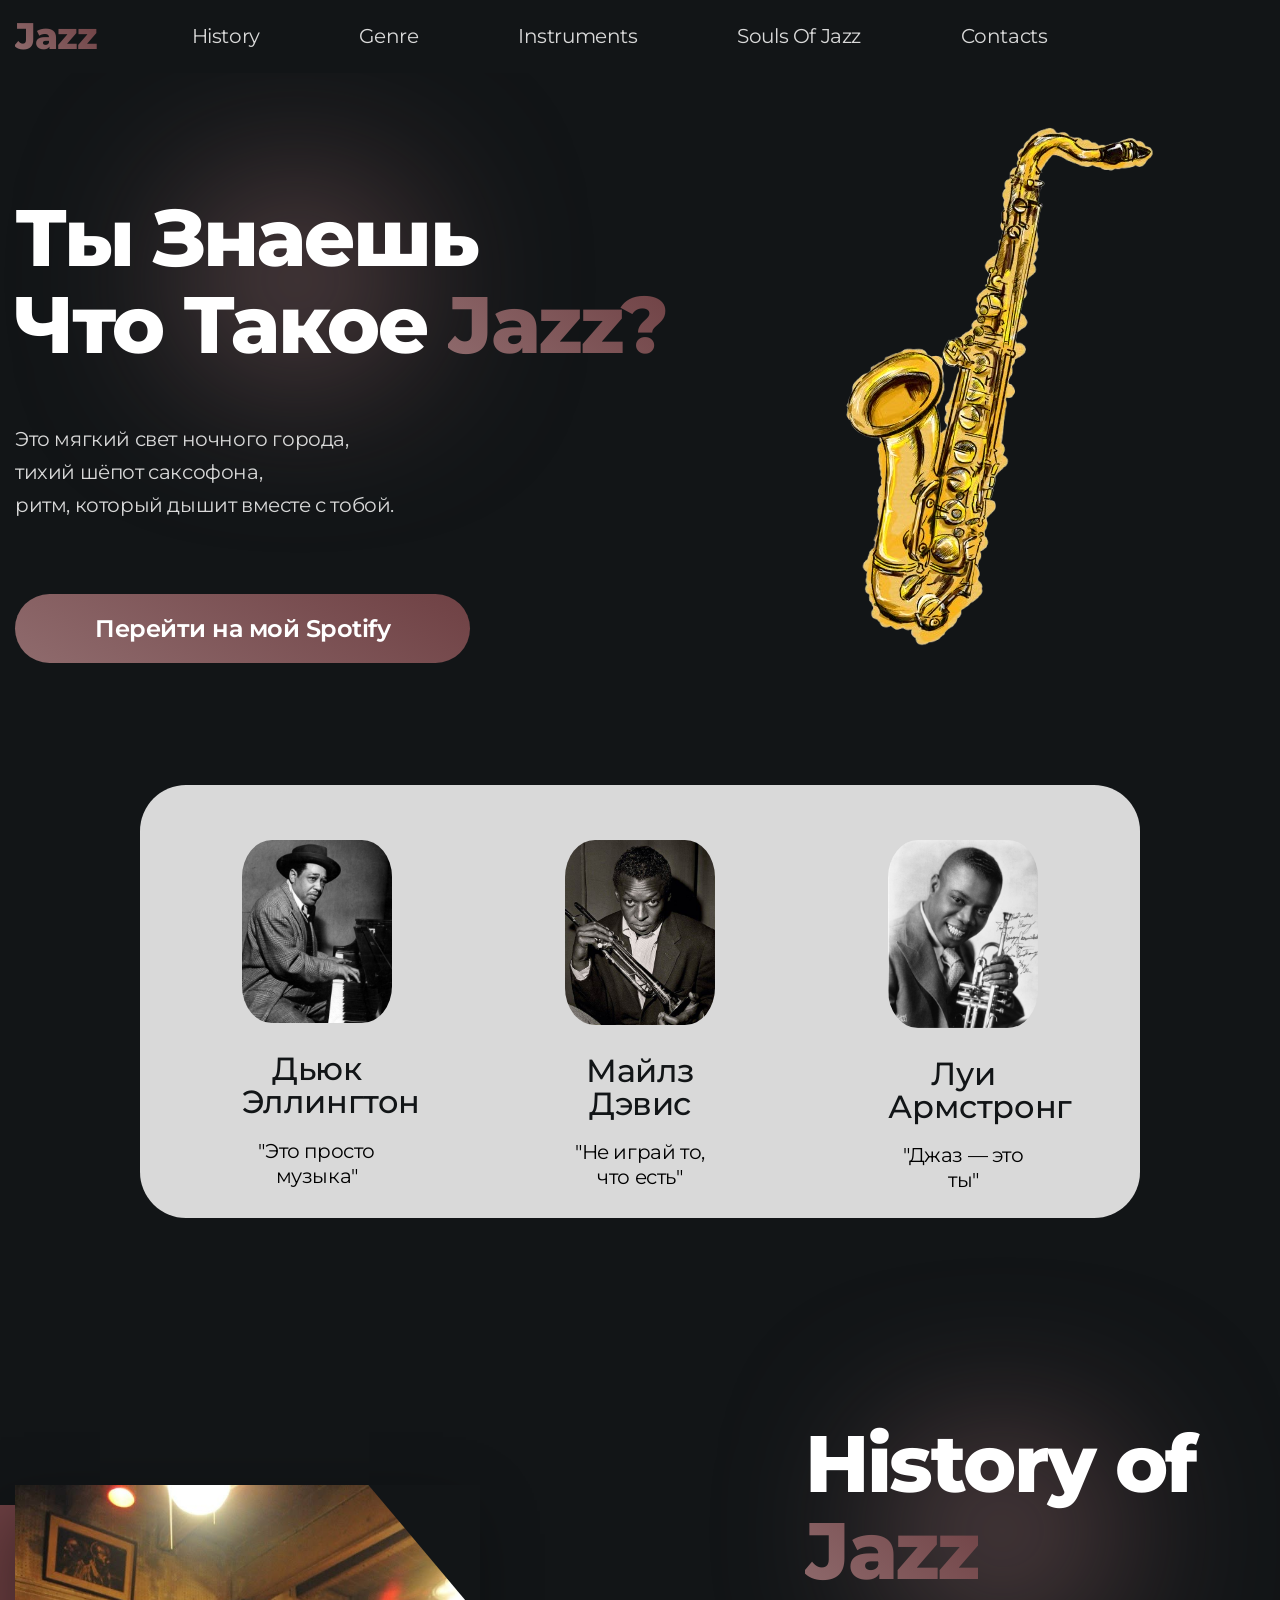
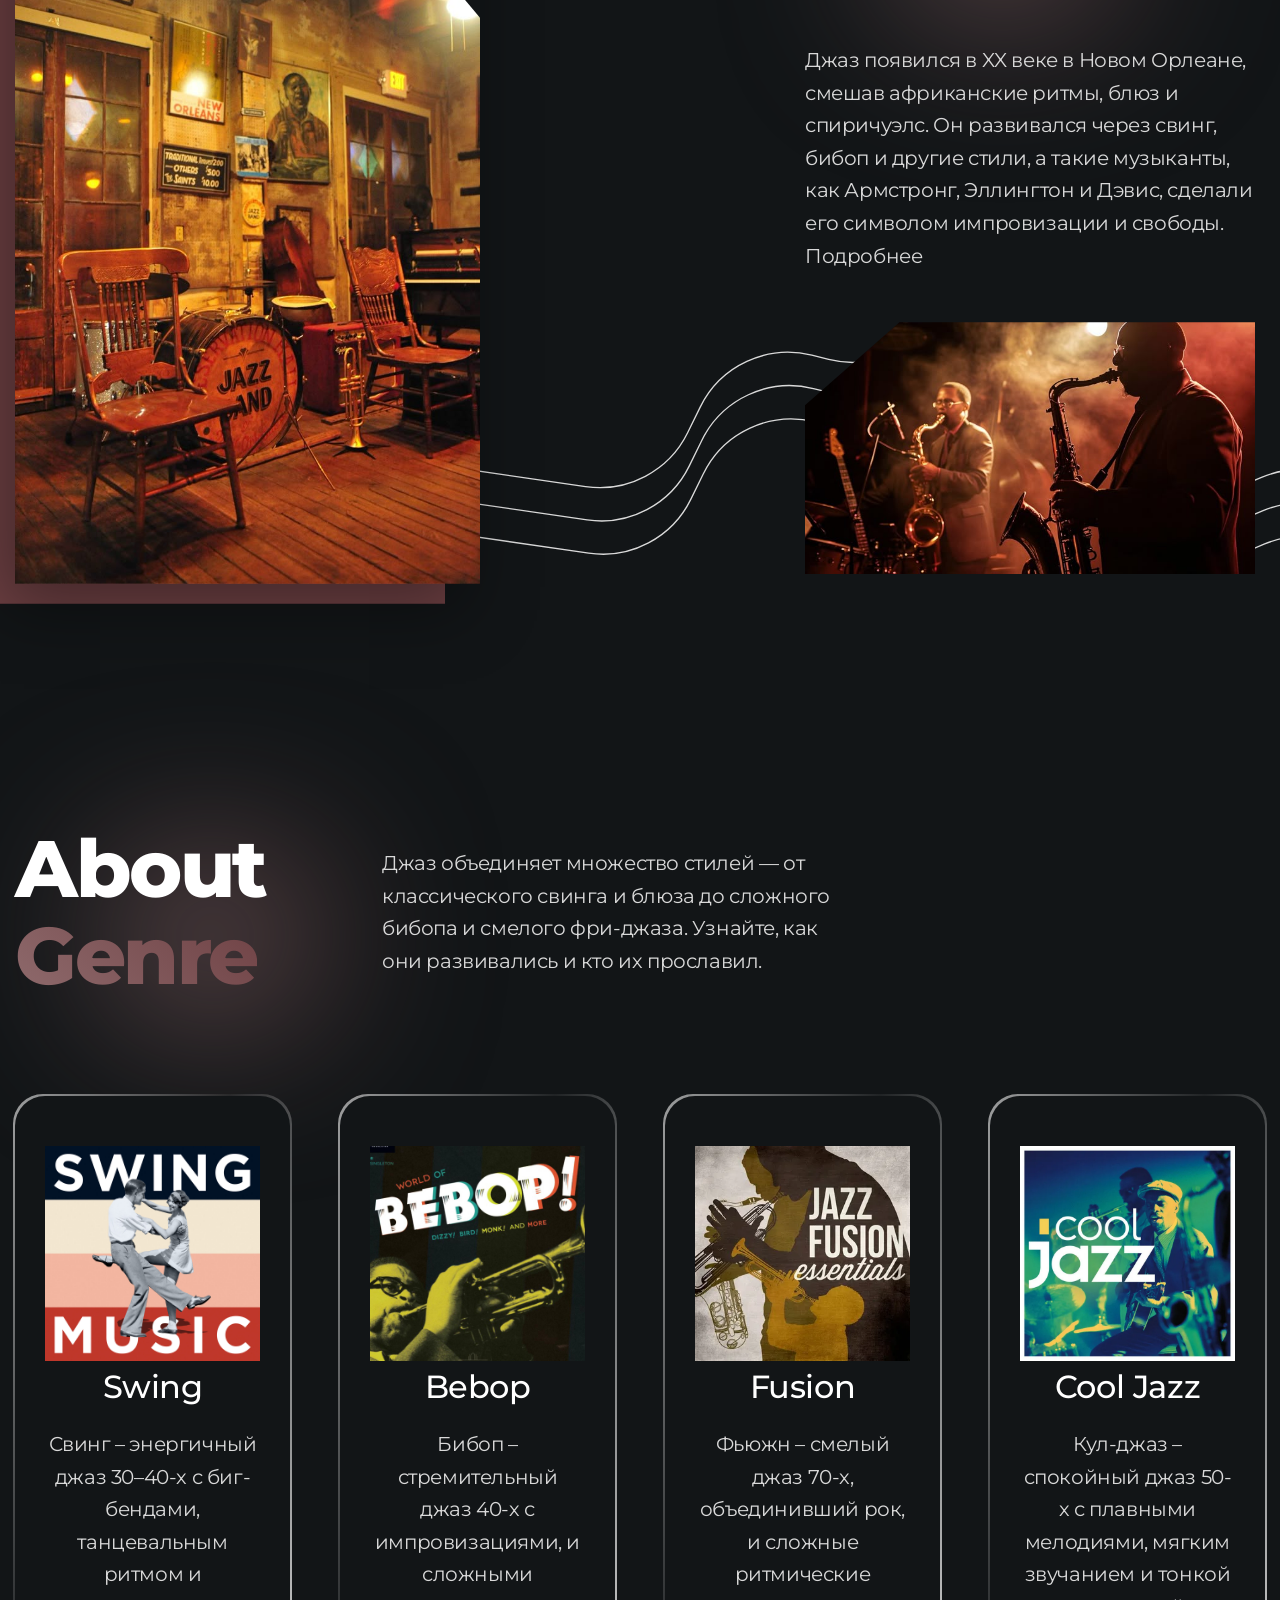
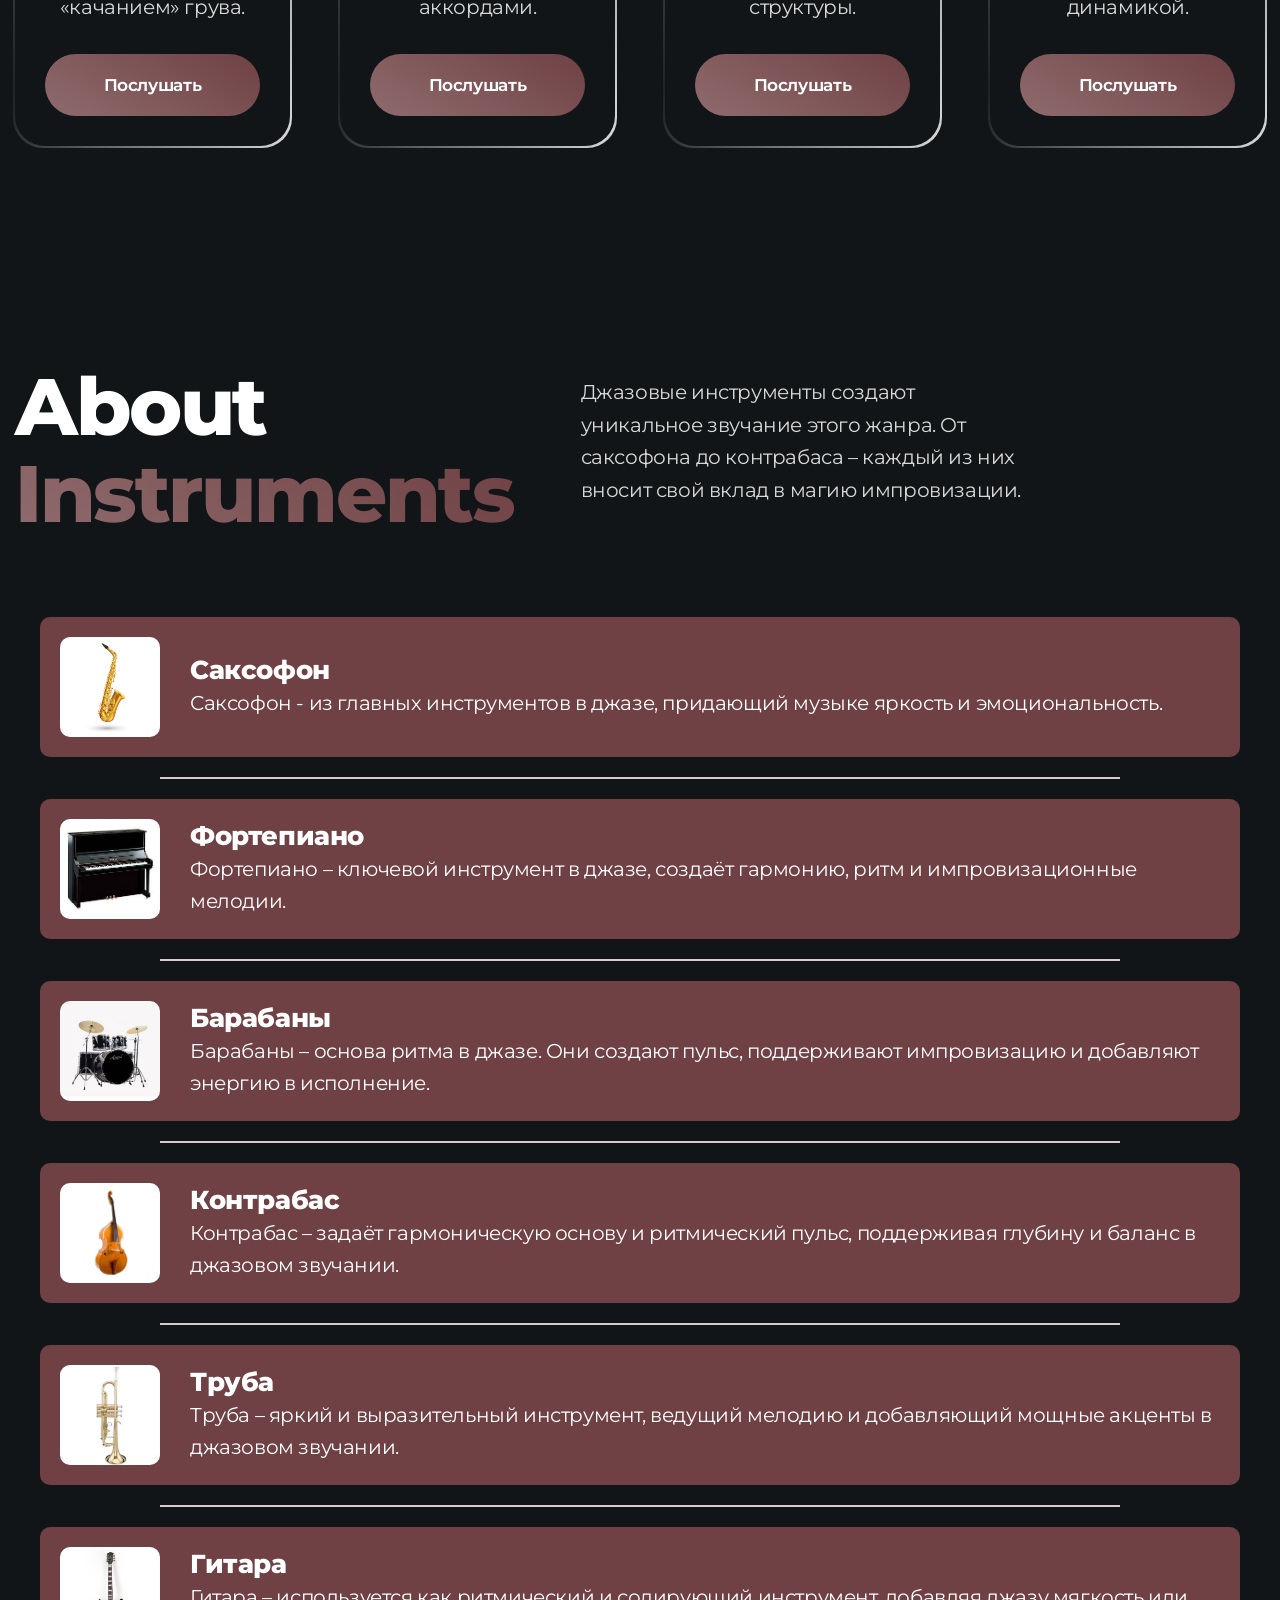
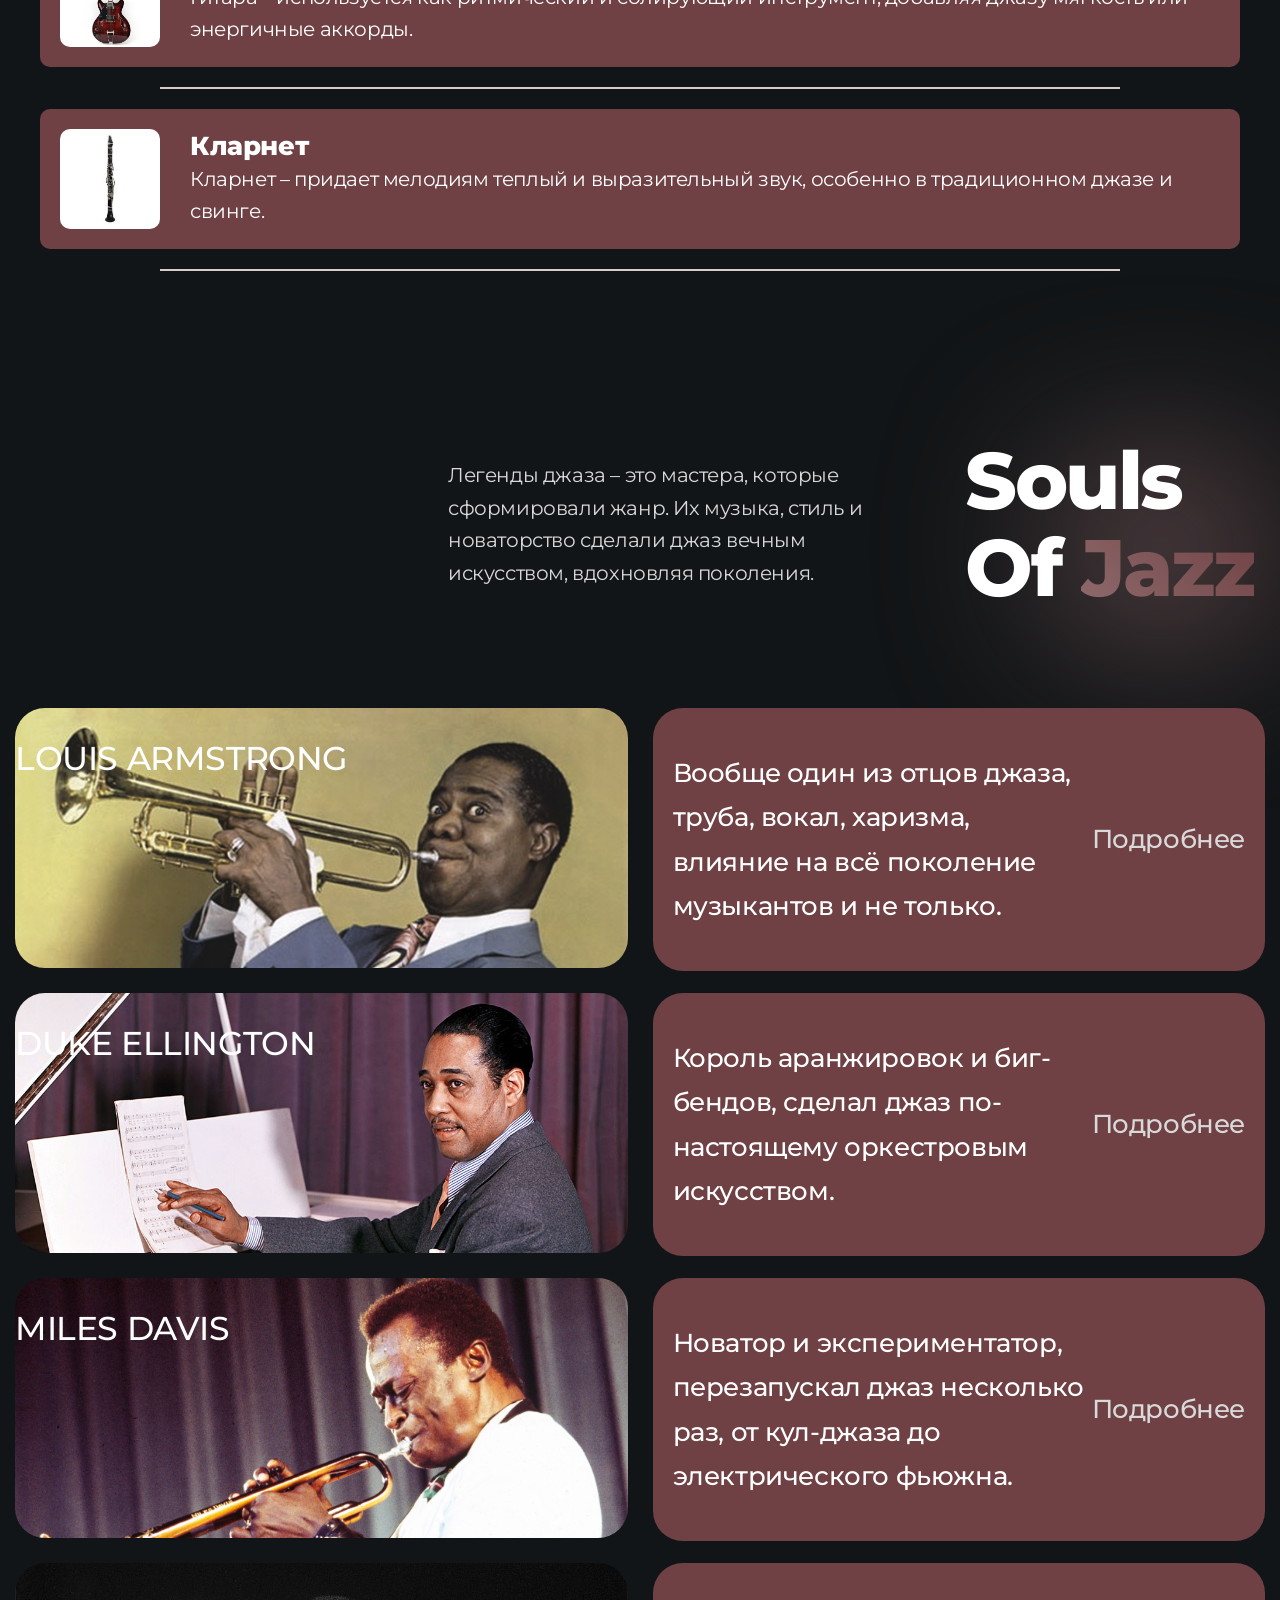
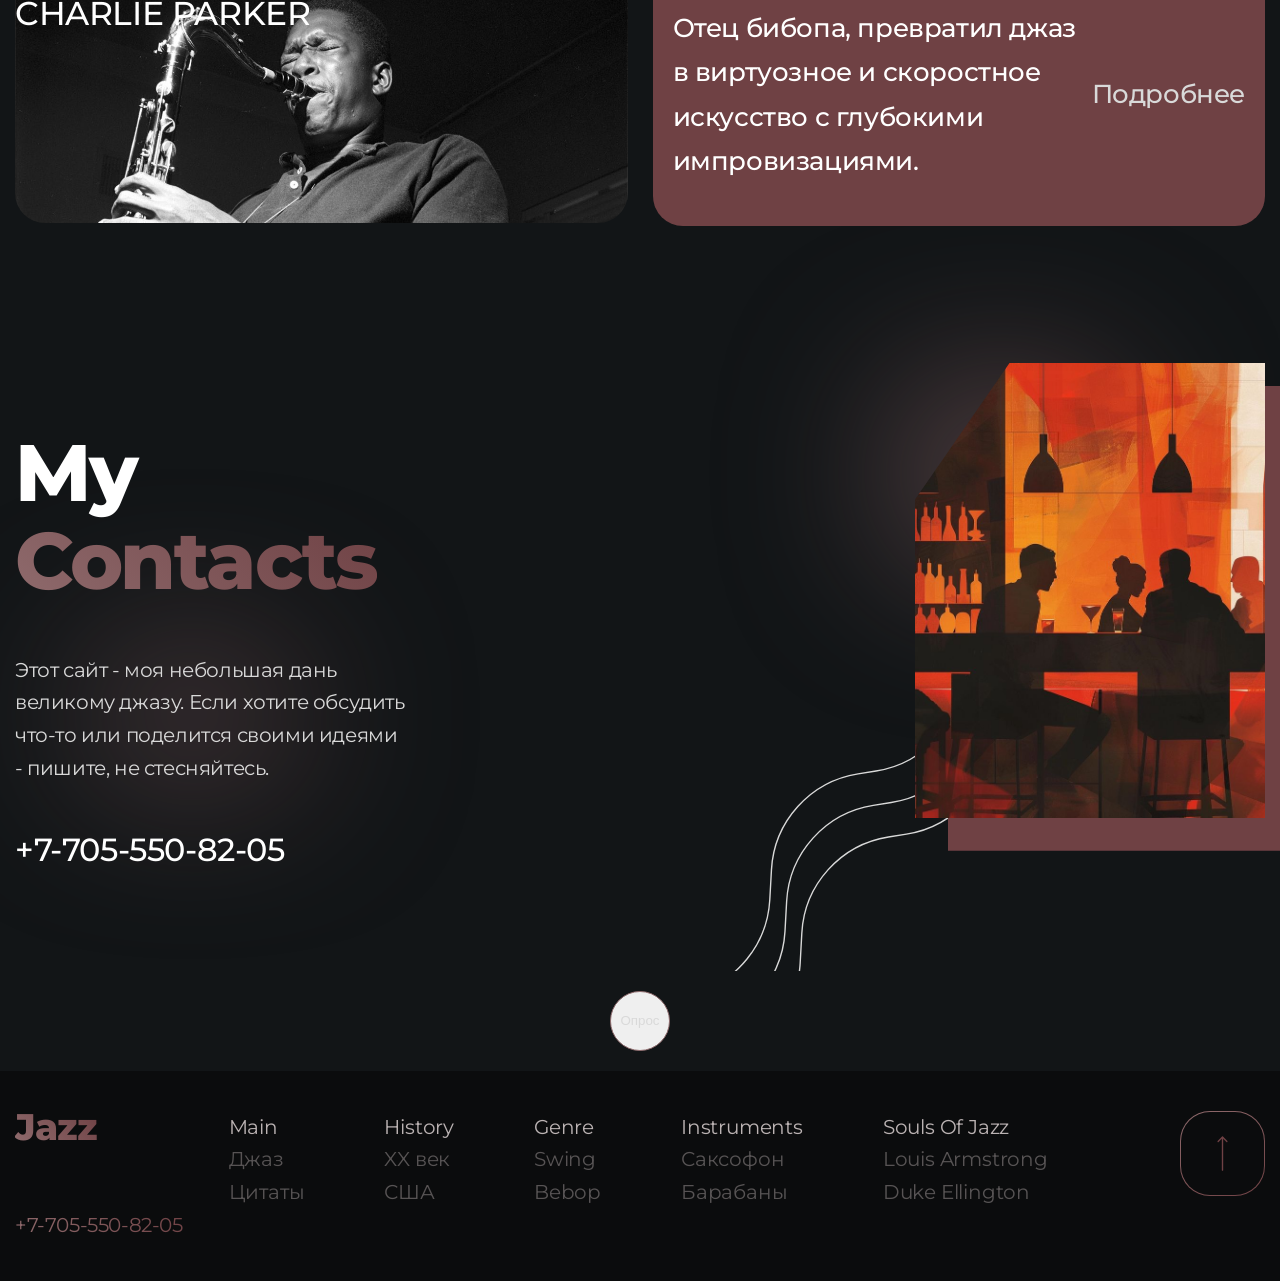
<file: index.html>
<!DOCTYPE html>
<html lang="en">

<head>
  <meta charset="UTF-8">
  <title>Jazz</title>
  <link rel="stylesheet" href="style/index.css">
</head>

<body id="top">
  <header class="header">
    <div class="container">
      <a href="#top" class="logo text-gradient header__logo">Jazz</a>
      <nav class="header__nav">
        <a href="#history" class="header__link">History</a>
        <a href="#products" class="header__link">Genre</a>
        <a href="#instruments" class="header__link">Instruments</a>
        <a href="#events" class="header__link">Souls Of Jazz</a>
        <a href="#contacts" class="header__link">Contacts</a>
      </nav>
    </div>
  </header>

  <main id="main" class="main">
    <section class="welcome">
      <div class="container" style="display: flex; align-items: center; justify-content: space-between;">
        <div class="welcome__content" style="flex: 1;">
          <h1 class="title welcome__title">Ты Знаешь<br> Что Такое <span class="text-gradient">Jazz?</span></h1>
          <p class="welcome__text">Это мягкий свет ночного города,<br>
            тихий шёпот саксофона,<br>
            ритм, который дышит вместе с тобой.</p>
          <a href="https://open.spotify.com/user/ctml0nrvdbb757fbso1lhfe7b?si=fe23955d17b043e6" class="btn">Перейти на мой Spotify</a>
        </div>
        <div class="qwota__img-wrapper">
          <img src="./img/main-removebg-preview.png" alt="Jazz Image" class="qwota__img">
        </div>
      </div>
    </section>

    <section class="benefits">
      <div class="container benefits__container">
        <div class="benefits__item">
          <div class="benefits__img-wrapper">
            <img src="img/The-Duke-Ellington-orchestra-6.jpg" alt="" class="benefits__item">
          </div>
          <p class="benefits__title">Дьюк Эллингтон</p>
          <p class="benefits__desk">"Это просто музыка"</p>
        </div>

        <div class="benefits__item">
          <div class="benefits__img-wrapper">
            <img src="img/mayels.jpg" alt="" class="benefits__item">
          </div>
          <p class="benefits__title">Майлз Дэвис</p>
          <p class="benefits__desk">"Не играй то, что есть"</p>
        </div>

        <div class="benefits__item">
          <div class="benefits__img-wrapper">
            <img src="img/Young-Louis-Armstrong-815x1024.jpg" alt="" class="benefits__item">
          </div>
          <p class="benefits__title">Луи Армстронг</p>
          <p class="benefits__desk">"Джаз — это ты"</p>
        </div>
      </div>
    </section>

    <!-- ИСТОРИЯ ДЖАЗА -->
    <section id="history" class="history">
      <div class="container">
        <div class="history__img-wrapper">
          <img src="start.jpg" alt="" class="history__img">
        </div>

        <div class="history__text">
          <h2 class="title history__title">History of <span class="text-gradient">Jazz</span></h2>
          <p class="history__desk">Джаз появился в XX веке в Новом Орлеане, смешав африканские ритмы, блюз и спиричуэлс.
            Он развивался через свинг, бибоп и другие стили, а такие музыканты, как Армстронг, Эллингтон и Дэвис,
            сделали его символом импровизации и свободы. <a href="https://ucclub.ru/jazz/">Подробнее</a></p>
          <img src="Jazz Night Concert.jpg" alt="" class="history__pic">
        </div>
      </div>
    </section>

    <!-- ЖАНРЫ -->
    <section id="products" class="products">
      <div class="container">
        <div class="text-row">
          <h2 class="title text-row__title">About <br><span class="text-gradient">Genre</span></h2>
          <p class="text-row__desk">Джаз объединяет множество стилей — от классического свинга и блюза до сложного
            бибопа и смелого фри-джаза. Узнайте, как они развивались и кто их прославил.</p>
        </div>

        <div class="products__cards">
          <div class="card">
            <img src="swing.jpg" alt="" class="card__img">
            <p class="card__title">Swing</p>
            <p class="card__desk">Свинг – энергичный джаз 30–40-х с биг-бендами, танцевальным ритмом и «качанием» грува.
            </p>
            <a href="https://youtu.be/mZ4cGYbcJPc?si=2Vuzf9w3HDt7mFrJ" class="btn card__btn">Послушать</a>
          </div>

          <div class="card">
            <img src="bibop.jpg" alt="" class="card__img">
            <p class="card__title">Bebop</p>
            <p class="card__desk">Бибоп – стремительный джаз 40-х с импровизациями, и сложными аккордами.</p>
            <a href="https://youtu.be/1xEN5MT6DjA?si=iPbg4TTxwxjc3Jnx" class="btn card__btn">Послушать</a>
          </div>

          <div class="card">
            <img src="fuu.webp" alt="" class="card__img">
            <p class="card__title">Fusion</p>
            <p class="card__desk">Фьюжн – смелый джаз 70-х, объединивший рок, и сложные ритмические структуры.</p>
            <a href="https://youtu.be/210Mroq8Ank?si=vwGnGuS8eLkGjIfh" class="btn card__btn">Послушать</a>
          </div>

          <div class="card">
            <img src="cool.webp" alt="" class="card__img">
            <p class="card__title">Cool Jazz</p>
            <p class="card__desk">Кул-джаз – спокойный джаз 50-х с плавными мелодиями, мягким звучанием и тонкой
              динамикой.</p>
            <a href="https://youtu.be/ZZcuSBouhVA?si=gu0gC8qcZopnMtd4" class="btn card__btn">Послушать</a>
          </div>
        </div>
      </div>
    </section>

    <!-- ИНСТРУМЕНТЫ -->
    <section id="instruments" class="instruments">
      <div class="container">
        <div class="instruments__text">
          <h2 class="title instruments__title">About <br><span class="text-gradient">Instruments</span></h2>
          <p class="instruments__desk">
            Джазовые инструменты создают уникальное звучание этого жанра.
            От саксофона до контрабаса – каждый из них вносит свой вклад в магию импровизации.
          </p>
        </div>
      </div>
    </section>

    <div class="instrument">
      <img src="sex.avif" alt="Saxophone">
      <div class="info">
        <h2>Саксофон</h2>
        <p>Саксофон - из главных инструментов в джазе, придающий музыке яркость и эмоциональность.</p>
      </div>
    </div>
    <div class="separator"></div>

    <div class="instrument">
      <img src="piano.jpg" alt="Piano">
      <div class="info">
        <h2>Фортепиано</h2>
        <p>Фортепиано – ключевой инструмент в джазе, создаёт гармонию, ритм и импровизационные мелодии.</p>
      </div>
    </div>
    <div class="separator"></div>

    <div class="instrument">
      <img src="baraban.avif" alt="Drums">
      <div class="info">
        <h2>Барабаны</h2>
        <p>Барабаны – основа ритма в джазе. Они создают пульс, поддерживают импровизацию и добавляют энергию в
          исполнение.</p>
      </div>
    </div>
    <div class="separator"></div>

    <div class="instrument">
      <img src="contr.webp" alt="Double Bass">
      <div class="info">
        <h2>Контрабас</h2>
        <p>Контрабас – задаёт гармоническую основу и ритмический пульс, поддерживая глубину и баланс в джазовом
          звучании.</p>
      </div>
    </div>
    <div class="separator"></div>

    <div class="instrument">
      <img src="tbbb.avif" alt="Trumpet">
      <div class="info">
        <h2>Труба</h2>
        <p>Труба – яркий и выразительный инструмент, ведущий мелодию и добавляющий мощные акценты в джазовом звучании.
        </p>
      </div>
    </div>
    <div class="separator"></div>

    <div class="instrument">
      <img src="gitara.jpg" alt="Guitar">
      <div class="info">
        <h2>Гитара</h2>
        <p>Гитара – используется как ритмический и солирующий инструмент, добавляя джазу мягкость или энергичные
          аккорды.</p>
      </div>
    </div>
    <div class="separator"></div>

    <div class="instrument">
      <img src="clarnet.jpeg" alt="Clarinet">
      <div class="info">
        <h2>Кларнет</h2>
        <p>Кларнет – придает мелодиям теплый и выразительный звук, особенно в традиционном джазе и свинге.</p>
      </div>
    </div>
    <div class="separator"></div>

    <!-- ЛЕГЕНДЫ -->
    <section id="events" class="events">
      <div class="container">
        <div class="text-row text-row--reverse">
          <h2 class="title text-row__title">Souls Of <span class="text-gradient">Jazz</span></h2>
          <p class="text-row__desk">Легенды джаза – это мастера, которые сформировали жанр. Их музыка, стиль и
            новаторство сделали джаз вечным искусством, вдохновляя поколения.</p>
        </div>

        <div class="events__inner-wrapper">
          <div class="event event--luis">
            <h3 class="event__titlemain">LOUIS ARMSTRONG</h3>
          </div>

          <div class="event event--luis2">
            <h3 class="event__title">Вообще один из отцов джаза, труба, вокал, харизма, влияние на всё поколение музыкантов и не только.
              <a href="https://youtu.be/4CfvXr23c6Q?si=L5N8fJef5hfMIJRW">Подробнее</a>
            </h3>
          </div>

          <div class="event event--duke">
            <h3 class="event__titlemain">DUKE ELLINGTON</h3>
          </div>

          <div class="event event--duke2">
            <h3 class="event__title">Король аранжировок и биг-бендов, сделал джаз по-настоящему оркестровым искусством.
              <a href="https://youtu.be/6qqlnjquwVA?si=vvQzewBMvFpKFb_u">Подробнее</a>
            </h3>
          </div>

          <div class="event event--miles">
            <h3 class="event__titlemain">MILES DAVIS</h3>
          </div>

          <div class="event event--miles2">
            <h3 class="event__title">Новатор и экспериментатор, перезапускал джаз несколько раз, от кул-джаза до
              электрического фьюжна.
              <a href="https://youtu.be/mNqR-B_MYP4?si=69rN97G5iee_a9_Z">Подробнее</a>
            </h3>
          </div>

          <div class="event event--charlie">
            <h3 class="event__titlemain">CHARLIE PARKER</h3>
          </div>

          <div class="event event--charlie2">
            <h3 class="event__title">Отец бибопа, превратил джаз в виртуозное и скоростное искусство с глубокими
              импровизациями.
              <a href="https://youtu.be/7BgeLCU89vQ?si=c1mfFL2psv3eFSSb">Подробнее</a>
            </h3>
          </div>
        </div>
      </div>
    </section>

    <!-- КОНТАКТЫ -->
    <section id="contacts" class="contacts">
      <div class="container">
        <div class="contacts__text">
          <h2 class="title contacts__title">My <span class="text-gradient">Contacts</span></h2>
          <p class="contacts__desc">Этот сайт - моя небольшая дань великому джазу. Если хотите обсудить что-то или
            поделится своими идеями - пишите, не стесняйтесь.</p>
          <a href="tel:+77055508205" class="contacts__phone">+7-705-550-82-05</a>
        </div>
        <div class="contacts__img-wrapper">
          <div class="contacts__img-inner-wrapper">
            <img src="_on.jpg" alt="" class="contacts__img">
          </div>
        </div>
      </div>
    </section>

    <!-- КНОПКА ДЛЯ ОПРОСА -->
    <div class="survey-toggle">
      <button class="survey-toggle__btn" aria-label="Toggle Survey Section">Опрос</button>
    </div>

    <!-- ОПРОС -->
    <section id="survey" class="survey">
      <div class="container">
        <div class="survey__text">
          <h2 class="title survey__title">Jazz <br><span class="text-gradient">Survey</span></h2>
          <p class="survey__desk">Поделитесь своим мнением о джазе! Ответьте на наши вопросы, чтобы рассказать, что вы любите в этом жанре, и помогите нам узнать больше о вкусах поклонников джаза.</p>
        </div>
        <div class="survey__form-wrapper">
          <form action="javascript:void(0);" class="survey__form">
            <div class="survey__form-group">
              <label for="genre" class="survey__label">1. Ваш любимый жанр джаза:</label>
              <select id="genre" name="genre" class="survey__select">
                <option value="">Выберите жанр</option>
                <option value="swing">Swing</option>
                <option value="bebop">Bebop</option>
                <option value="fusion">Fusion</option>
                <option value="cool-jazz">Cool Jazz</option>
                <option value="free-jazz">Free Jazz</option>
                <option value="other">Другое</option>
              </select>
            </div>
            <div class="survey__form-group">
              <label for="artist" class="survey__label">2. Любимый джазовый исполнитель:</label>
              <input type="text" id="artist" name="artist" class="survey__input" placeholder="Введите имя исполнителя">
            </div>
            <div class="survey__form-group">
              <label for="instrument" class="survey__label">3. Какой инструмент в джазе вам нравится больше всего?</label>
              <select id="instrument" name="instrument" class="survey__select">
                <option value="">Выберите инструмент</option>
                <option value="saxophone">Саксофон</option>
                <option value="piano">Фортепиано</option>
                <option value="drums">Барабаны</option>
                <option value="double-bass">Контрабас</option>
                <option value="trumpet">Труба</option>
                <option value="guitar">Гитара</option>
                <option value="clarinet">Кларнет</option>
                <option value="other">Другое</option>
              </select>
            </div>
            <div class="survey__form-group">
              <label class="survey__label survey__label--light">4. Как часто вы слушаете джаз?</label>
              <div class="survey__radio-group">
                <label><input type="radio" name="frequency" value="daily" class="survey__radio"> Ежедневно</label>
                <label><input type="radio" name="frequency" value="weekly" class="survey__radio"> Еженедельно</label>
                <label><input type="radio" name="frequency" value="monthly" class="survey__radio"> Ежемесячно</label>
                <label><input type="radio" name="frequency" value="rarely" class="survey__radio"> Редко</label>
              </div>
            </div>
            <div class="survey__form-group">
              <label for="album" class="survey__label">5. Назови свой любимый джазовый альбом:</label>
              <input type="text" id="album" name="album" class="survey__input" placeholder="Введите название альбома">
            </div>
            <div class="survey__form-group">
              <label for="era" class="survey__label">6. Какая эпоха джаза вам ближе?</label>
              <select id="era" name="era" class="survey__select">
                <option value="">Выберите эпоху</option>
                <option value="1920s-1930s">1920-е – 1930-е (Ранний джаз, Свинг)</option>
                <option value="1940s-1950s">1940-е – 1950-е (Бибоп, Кул-джаз)</option>
                <option value="1960s-1970s">1960-е – 1970-е (Фри-джаз, Фьюжн)</option>
                <option value="1980s-present">1980-е – настоящее время (Современный джаз)</option>
              </select>
            </div>
            <div class="survey__form-group">
              <label class="survey__label survey__label--light">7. Вы посещали джазовые концерты?</label>
              <div class="survey__radio-group">
                <label><input type="radio" name="concerts" value="yes" class="survey__radio"> Да</label>
                <label><input type="radio" name="concerts" value="no" class="survey__radio"> Нет</label>
              </div>
            </div>
            <div class="survey__form-group">
              <label for="influence" class="survey__label">8. Как джаз влияет на ваше настроение?</label>
              <textarea id="influence" name="influence" class="survey__textarea" placeholder="Поделитесь своими мыслями"></textarea>
            </div>
            <div class="survey__form-group">
              <label for="recommend" class="survey__label">9. Какую джазовую композицию вы бы порекомендовали новичку?</label>
              <input type="text" id="recommend" name="recommend" class="survey__input" placeholder="Введите название композиции">
            </div>
            <div class="survey__form-group">
              <label for="comments" class="survey__label">10. Что для вас значит джаз?</label>
              <textarea id="comments" name="comments" class="survey__textarea" placeholder="Поделитесь своими мыслями"></textarea>
            </div>
            <div class="survey__form-actions">
              <button type="submit" class="btn survey__btn">Отправить</button>
              <button type="button" class="btn survey__close-btn">Закрыть</button>
            </div>
          </form>
        </div>
      </div>
    </section>

    <!-- БЛАГОДАРНОСТЬ ПОСЛЕ ОПРОСА -->
    <div class="thank-you-popup">
      <div class="thank-you-popup__content">
        <h2 class="thank-you-popup__title">Спасибо за участие!</h2>
        <p class="thank-you-popup__text">Ваши ответы помогут нам лучше понять, что вы любите в джазе. Продолжайте наслаждаться музыкой!</p>
        <button class="btn thank-you-popup__close-btn">Закрыть</button>
      </div>
    </div>
  </main>

    <!-- ПОДВАЛ -->
  <footer class="footer">
    <div class="container">
      <div class="footer__row">
        <a href="#!" class="logo text-gradient footer__logo">Jazz</a>
        <nav class="footer__nav">
          <div class="footer__nav-col">
            <a href="#!" class="footer__nav-link">Main</a>
            <a href="#!" class="footer__nav-link">Джаз</a>
            <a href="#!" class="footer__nav-link">Цитаты</a>
          </div>
          <div class="footer__nav-col">
            <a href="#!" class="footer__nav-link">History</a>
            <a href="#!" class="footer__nav-link">XX век</a>
            <a href="#!" class="footer__nav-link">США</a>
          </div>
          <div class="footer__nav-col">
            <a href="#!" class="footer__nav-link">Genre</a>
            <a href="#!" class="footer__nav-link">Swing</a>
            <a href="#!" class="footer__nav-link">Bebop</a>
          </div>
          <div class="footer__nav-col">
            <a href="#!" class="footer__nav-link">Instruments</a>
            <a href="#!" class="footer__nav-link">Саксофон</a>
            <a href="#!" class="footer__nav-link">Барабаны</a>
          </div>
          <div class="footer__nav-col">
            <a href="#!" class="footer__nav-link">Souls Of Jazz</a>
            <a href="#!" class="footer__nav-link">Louis Armstrong</a>
            <a href="#!" class="footer__nav-link">Duke Ellington</a>
          </div>
        </nav>

        <a href="#top" class="footer__up-link">
          <img src="./img/arrow_colored.svg" alt="" class="footer__arrow">
        </a>
      </div>

      <a href="tel:+77055508205" class="footer__phone text-gradient">+7-705-550-82-05</a>
    </div>
  </footer>
  <script src="style/script.js"></script>
</body>
</html>
</file>
<file: style/index.css>
@import url('https://fonts.googleapis.com/css2?family=Montserrat:ital,wght@0,100..900;1,100..900&display=swap');

* {
  box-sizing: border-box;
}

body {
  margin: 0;
  font-family: "Montserrat", sans-serif;
  color: #000000;
  font-size: 20px;
  line-height: 163%;
  letter-spacing: -0.02em;
  background-color: #121517;
  padding-top: 100px;
}

html {
  overflow-x: hidden;
  scroll-behavior: smooth;
}

.img {
  max-width: 100%;
  height: auto;
  display: block; 
}

h1, h2 {
  font-weight: 800;
}

p {
  margin: 0;
}

a {
  color: #D9D9D9;
  text-decoration: none;
}

button {
  cursor: pointer;
  border: none;
}

a:hover, button:hover {
  transition: opacity 0.3s ease;
  opacity: 0.8;
}

/* ГЛАВНВЯЯ СТРАНИЦА */
.container {
  width: 100%;
  max-width: 1300px;
  margin: 0 auto;
  padding: 0 15px;
}

.logo {
  font-weight: 800;
  font-size: 37px;
  letter-spacing: -0.03em;
}

.text-gradient {
  background: linear-gradient(223deg, #6f4144 0%, #8f6b6d 100%);
  background-clip: text;
  -webkit-background-clip: text;
  -webkit-text-fill-color: transparent;
}

.header {
  padding: 50px 0;
}

.header .container {
  display: flex;
  align-items: center;
  gap: 95px;
}

.header__link + .header__link {
  margin-left: 95px;
}

.text-row {
  display: flex;
  gap: 67px;
  align-items: center;
  color: #D9D9D9;
  margin-bottom: 30px;
}

.text-row.text-row--reverse {
  flex-direction: row-reverse;
}

.text-row__title {
  width: 300px;
  position: relative;
}

.text-row__title::before {
  content: "";
  position: absolute;
  left: 100px;
  top: 40px;
  z-index: -5;
  display: block;
  width: 200px;
  height: 140px;
  border-radius: 100%;
  background: linear-gradient(245deg, #6f4144 0%, #8f6b6d 51.85%);
  filter: blur(90px);
}

.text-row__desk {
  width: 450px;
}

.welcome.img {
  width: 470px;
}

.title {
  font-size: 80px;
  line-height: 109%;
  letter-spacing: -0.03em;
  color: #fff;
}

.welcome__title {
  margin-bottom: 55px;
}

.welcome__title::before {
  content: "";
  position: absolute;
  left: 200px;
  top: 210px;
  z-index: -5;
  display: block;
  width: 200px;
  height: 140px;
  border-radius: 100%;
  background: linear-gradient(245deg, #6f4144 0%, #8f6b6d 51.85%);
  filter: blur(90px);
}

.welcome__text {
  margin-bottom: 55px;
  position: relative;
  color: #D9D9D9;
  margin-bottom: 92px;
}

.btn {
  padding: 20px 80px;
  border-radius: 83px;
  background: linear-gradient(210deg, #6f4144 0%, #8f6b6d 100%);
  font-family: var(--font-family);
  font-weight: 639;
  font-size: 24px;
  letter-spacing: -0.02em;
  color: #fff;
}

.benefits {
  margin-top: 110px;
}

.benefits__desk {
  line-height: 25px;
}

.benefits__container {
  max-width: 1000px;
  padding-top: 55px;
  padding-bottom: 25px;
  position: relative;
  display: flex;
  background: #D9D9D9;
  justify-content: space-around;
  border-radius: 46px;
}

.benefits__item {
  max-width: 150px;
  text-align: center;
  border-radius: 20%;
}

.benefits__img-wrapper {
  display: flex;
  justify-content: center;
  align-items: center;
  position: relative;
  margin-bottom: 30px;
}

.benefits__img-wrapper::before {
  content: "";
  display: block;
  width: 150px;
  height: 150px;
  border-radius: 100%;
  background: linear-gradient(223deg, #6f4144 0%, #8f6b6d 100%);
  box-shadow: 0 4px 41px rgba(0, 0, 0, 0.39);
}

.benefits__icon {
  width: 150px;
  position: absolute;
  z-index: 5;
}

.benefits__title {
  margin-bottom: 20px;
  font-weight: 500;
  font-size: 32px;
  color: #121517;
}

/* изображение */
.qwota__img-wrapper {
  position: relative;
}

.qwota__img {
  width: 100%;
}

/* ИСТОРИЯ ДЖАЗА */
.history {
  margin-top: 135px;
  padding-bottom: 25px;
}

.history .container {
  display: flex;
  align-items: flex-end;
  justify-content: space-between;
}

.history__img-wrapper {
  display: flex;
  position: relative;
  box-shadow: -14px 26px 65px 0 rgba(0, 0, 0, 0.39);
}

.history__img-wrapper::before {
  content: "";
  width: 100%;
  height: 100%;
  position: absolute;
  top: 20px;
  left: -35px;
  clip-path: polygon(76% 0, 100% 19%, 100% 100%, 0 100%, 0 0);
  background: #6f4144;
  z-index: -5;
}

.history__img {
  width: 465px;
  clip-path: polygon(76% 0, 100% 19%, 100% 100%, 0 100%, 0 0);
}

.history__text {
  max-width: 460px;
  position: relative;
}

.history__text::before {
  content: "";
  width: 860px;
  height: 700px;
  position: absolute;
  right: -100px;
  bottom: -300px;
  z-index: -10;
  background-image: url("../img/lines.svg");
  background-size: contain;
  background-position: center;
  background-repeat: no-repeat;
  transform: rotate(40deg);
}

.history__title {
  margin-bottom: 50px;
  position: relative;
}

.history__title::before {
  content: "";
  position: absolute;
  left: 100px;
  top: 40px;
  z-index: -5;
  display: block;
  width: 200px;
  height: 140px;
  border-radius: 100%;
  background: linear-gradient(245deg, #6f4144 0%, #8f6b6d 51.85%);
  filter: blur(90px);
}

.history__desk {
  margin-bottom: 50px;
  line-height: 163%;
  letter-spacing: -0.02em;
  color: #D9D9D9;
}

.history__pic {
  width: 450px;
  clip-path: polygon(100% 0, 100% 100%, 0 100%, 0 33%, 21% 0);
}

/* ЖАНРЫ */
.products {
  margin-top: 150px;
}

.products__cards {
  display: flex;
  gap: 30px;
  justify-content: space-between;
}

.card {
  position: relative;
  width: 275px;
  text-align: center;
  padding: 30px;
  padding-top: 50px;
  display: flex;
  flex-direction: column;
  align-items: center;
  justify-content: center;
  text-align: center;
  background-color: #121517;
  border-radius: 30px;
}

.card::before {
  content: "";
  position: absolute;
  inset: -2px;
  background: linear-gradient(110deg, rgba(218,218,218,0.7) 0%, rgba(218,218,218,0.07) 42%, rgba(218,218,218,1)100%);
  border-radius: 30px;
  z-index: -5;
  transition: opacity 0.4s ease;
}

.card::after {
  content: "";
  position: absolute;
  inset: -2px;
  background: linear-gradient(260deg, rgba(111,65,68,1) 0%, rgba(143,107,109,1) 100%);
  border-radius: 30px;
  z-index: -4;
  opacity: 0;
  transition: opacity 0.6s ease;
}

.card:hover::after {
  opacity: 1;
}

.card:hover::before {
  opacity: 0;
  background: rgb(111,65,68);
  background: linear-gradient(260deg, rgba(111,65,68,1) 0%, rgba(143,107,109,1) 100%);
}

.card:hover .card__img {
  transform: translateY(-5px);
}

.card__img {
  width: 300px;
  display: block;
  margin: 0 auto;
  max-width: 100%;
  height: auto;
  transition: transform 0.4s ease;
}

.card__title {
  font-weight: 500;
  font-size: 32px;
  line-height: 163%;
  color: #fff;
  margin-bottom: 15px;
}

.card__desk {
  color: #D9D9D9;
  margin-bottom: 30px;
}

.card__btn {
  width: 100%;
  font-size: 17px;
  padding: 15px 0;
}

.header {
  position: fixed;
  top: 0;
  left: 0;
  width: 100%;
  background: #121517;
  z-index: 1000;
  padding: 20px 0;
}

/* ИНСТРУМЕНТЫ */
.instruments {
  margin-top: 150px;
}

.instruments__text {
  display: flex;
  align-items: center;
  gap: 67px;
  color: #D9D9D9;
  margin-bottom: 30px;
}

.instruments__desk {
  margin-bottom: 0;
  line-height: 163%;
  letter-spacing: -0.02em;
  color: #D9D9D9;
  max-width: 450px;
}

.instruments__title {
  display: flex;
  flex-direction: column;
  justify-content: center;
  margin-bottom: 50px;
}

.instrument {
  display: flex;
  align-items: center;
  padding: 20px;
  max-width: 1200px;
  margin: 0 auto;
  background-color: #6f4144;
  color: white;
  border-radius: 10px;
}

.instrument img {
  width: 100px;
  height: auto;
  margin-right: 30px;
  border-radius: 10px;
}

.info h2 {
  margin: 0;
  font-size: 26px;
}

.separator {
  width: 75%;
  height: 2px;
  background-color: #d7ccc8;
  margin: 20px auto;
}

/* ДУША ДЖАЗА */
.events {
  margin-top: 100px;
}

.events__inner-wrapper {
  display: grid;
  gap: 25px;
  grid-auto-rows: 260px;
  grid-template-columns: 1.5fr 1.5fr;
}

.event {
  background-size: cover;
  background-repeat: no-repeat;
  border-radius: 30px;
}

.event__title {
  display: flex;
  align-items: center;
  justify-content: center;
  padding: 20px;
  min-height: 263px;
  max-width: 1200px;
  margin: 0 auto;
  background-color: #6f4144;
  color: white;
  border-radius: 30px;
  font-weight: 500;
  font-size: 26px;
  line-height: 170%;
}

.event__titlemain {
  z-index: 1;
  position: relative;
  font-weight: 500;
  font-size: 33px;
  line-height: 109%;
  color: #fff;
}

.event--luis {
    background-image: url("../img/cardlui.jpg");
}
.event--duke {
    background-image: url("../img/cardduke.jpg");
}
.event--miles {
    background-image: url("../img/cardmiles.webp");
}
.event--charlie {
    background-image: url("../img/cardjohn.jpg");
}

.event__title small a {
  font-size: 0.8em;
  color: #ccc;
  text-decoration: underline;
}

/* КОНТАКТЫ */
.contacts {
  padding-top: 140px;
  overflow: hidden;
  padding-bottom: 100px;
}

.contacts .container {
  display: flex;
  justify-content: space-between;
}

.contacts__text {
  width: 390px;
}

.contacts__title {
  margin-bottom: 50px;
}

.contacts__desc {
  color: #D9D9D9;
  margin-bottom: 50px;
  position: relative;
}

.contacts__desc::before {
  content: "";
  position: absolute;
  left: 80px;
  top: 20px;
  z-index: -5;
  display: block;
  width: 200px;
  height: 80px;
  border-radius: 100%;
  background: linear-gradient(245deg, #6f4144 0%, #8f6b6d 51.85%);
  filter: blur(90px);
}

.contacts__phone {
  font-weight: 500;
  font-size: 32px;
  color: #fff;
}

.contacts__img-wrapper {
  position: relative;
}

.contacts__img-wrapper::before {
  content: "";
  position: absolute;
  left: -10px;
  top: 40px;
  z-index: -5;
  display: block;
  width: 200px;
  height: 140px;
  border-radius: 100%;
  background: linear-gradient(245deg, #6f4144 0%, #8f6b6d 51.85%);
  filter: blur(90px);
}

.contacts__img-wrapper::after {
  content: "";
  width: 920px;
  height: 670px;
  position: absolute;
  right: -245px;
  bottom: -360px;
  z-index: -15;
  background-image: url("../img/lines.svg");
  background-size: contain;
  background-position: center;
  background-repeat: no-repeat;
  transform: rotate(17deg);
}

.contacts__img-inner-wrapper {
  position: relative;
}

.contacts__img-inner-wrapper::before {
  content: "";
  width: 100%;
  height: 100%;
  position: absolute;
  bottom: -23px;
  right: -33px;
  clip-path: polygon(27% 0, 100% 0, 100% 50%, 100% 100%, 0 100%, 0 30%);
  background: #6f4144;
  z-index: -5;
}

.contacts__img {
  width: 350px;
  clip-path: polygon(27% 0, 100% 0, 100% 50%, 100% 100%, 0 100%, 0 30%);
}

/* КНОПКА ДЛЯ ОПРОСА */
.survey-toggle {
  text-align: center;
  padding: 20px 0;
}

.survey-toggle__btn {
  display: inline-flex;
  justify-content: center;
  align-items: center;
  width: 60px;
  height: 60px;
  border-radius: 50%;
  background: linear-gradient(210deg, #121517);
  border: 1px solid #8f6b6d;
  cursor: pointer;
  transition: transform 0.3s ease;
  color: #D9D9D9;
}

.survey-toggle__btn:hover {
  transform: scale(1.1);
}

.survey-toggle__arrow {
  width: 24px;
  height: 24px;
  transform: rotate(180deg); /* Down arrow when survey is hidden */
}

.survey--visible .survey-toggle__arrow {
  transform: rotate(-90deg); /* Up arrow when survey is visible */
}

/* ОПРОС */
.survey {
  display: none;
  margin-top: -1px;
  margin-bottom: 200px;
}

.survey--visible {
  display: block;
}

.survey__text {
  display: flex;
  align-items: center;
  gap: 67px;
  color: #D9D9D9;
  margin-bottom: 50px;
}

.survey__title {
  display: flex;
  flex-direction: column;
  justify-content: center;
  margin-bottom: 0;
}

.survey__desk {
  margin-bottom: 0;
  line-height: 163%;
  letter-spacing: -0.02em;
  color: #D9D9D9;
  max-width: 450px;
  margin-bottom: -74px;
}

.survey__form-wrapper {
  max-width: 1200px;
  margin: 0 auto;
  padding: 30px;
  background-color: #121517;
  border-radius: 10px;
}

.survey__form {
  display: flex;
  flex-direction: column;
  gap: 20px;
}

.survey__form-group {
  display: flex;
  flex-direction: column;
  gap: 10px;
}

.survey__label {
  font-weight: 500;
  font-size: 18px;
  color: #fff;
}

.survey__label--light {
  color: #D9D9D9;
}

.survey__select,
.survey__input,
.survey__textarea {
  padding: 12px;
  border-radius: 8px;
  border: 1px solid #8f6b6d;
  background-color: #1a1d21;
  color: #D9D9D9;
  font-size: 16px;
  font-family: "Montserrat", sans-serif;
}

.survey__select {
  appearance: none;
  background-image: url("data:image/svg+xml;charset=UTF-8,%3csvg xmlns='http://www.w3.org/2000/svg' viewBox='0 0 24 24' fill='none' stroke='%23D9D9D9' stroke-width='2' stroke-linecap='round' stroke-linejoin='round'%3e%3cpolyline points='6 9 12 15 18 9'%3e%3c/polyline%3e%3c/svg%3e");
  background-repeat: no-repeat;
  background-position: right 12px center;
  background-size: 18px;
}

.survey__input {
  height: 45px;
}

.survey__textarea {
  height: 120px;
  resize: vertical;
}

.survey__radio-group {
  display: flex;
  flex-direction: column;
  gap: 8px;
  color: #D9D9D9;
}

.survey__radio {
  margin-right: 8px;
  accent-color: #8f6b6d;
}

.survey__form-actions {
  display: flex;
  justify-content: center;
  gap: 20px;
  margin-bottom: -120px;
}

.survey__btn,
.survey__close-btn {
  padding: 15px 60px;
  font-size: 20px;
  border-radius: 50px;
}

.survey__close-btn {
  background: #1a1d21;
  color: #D9D9D9;
}

/* БЛАГОДАРНОСТЬ ПОСЛЕ ОПРОСА */
.thank-you-popup {
  display: none;
  position: fixed;
  top: 0;
  left: 0;
  width: 100%;
  height: 100%;
  background: rgba(0, 0, 0, 0.7);
  z-index: 2000;
  justify-content: center;
  align-items: center;
}

.thank-you-popup--visible {
  display: flex;
}

.thank-you-popup__content {
  background: #121517;
  padding: 40px;
  border-radius: 20px;
  text-align: center;
  max-width: 500px;
  width: 90%;
  border: 1px solid #8f6b6d;
}

.thank-you-popup__title {
  font-size: 32px;
  color: #fff;
  margin-bottom: 20px;
}

.thank-you-popup__text {
  color: #D9D9D9;
  margin-bottom: 30px;
  line-height: 163%;
}

.thank-you-popup__close-btn {
  padding: 15px 60px;
  font-size: 20px;
  border-radius: 50px;
}

/* ПОДВАЛ */
.footer {
  padding: 40px 0;
  background-color: #0b0c0d;
}

.footer__row {
  display: flex;
  justify-content: space-between;
  align-items: flex-start;
}

.footer__nav {
  display: flex;
  gap: 80px;
}

.footer__nav-col {
  display: flex;
  flex-direction: column;
}

.footer__nav-link {
  letter-spacing: -0.01em;
  color: rgba(187, 179, 179, 0.43);
}

.footer__nav-link:first-child {
  color: #bbb3b3;
}

.footer__up-link {
  width: 85px;
  height: 85px;
  display: inline-flex;
  justify-content: center;
  align-items: center;
  border-radius: 30px;
  border: 1.5px solid transparent;
  background: linear-gradient(#0b0c0d, #0b0c0d) padding-box,
              linear-gradient(-30deg, #6f4144, #8f6b6d) border-box;
}

.footer__arrow {
  height: 35px;
}
</file>
